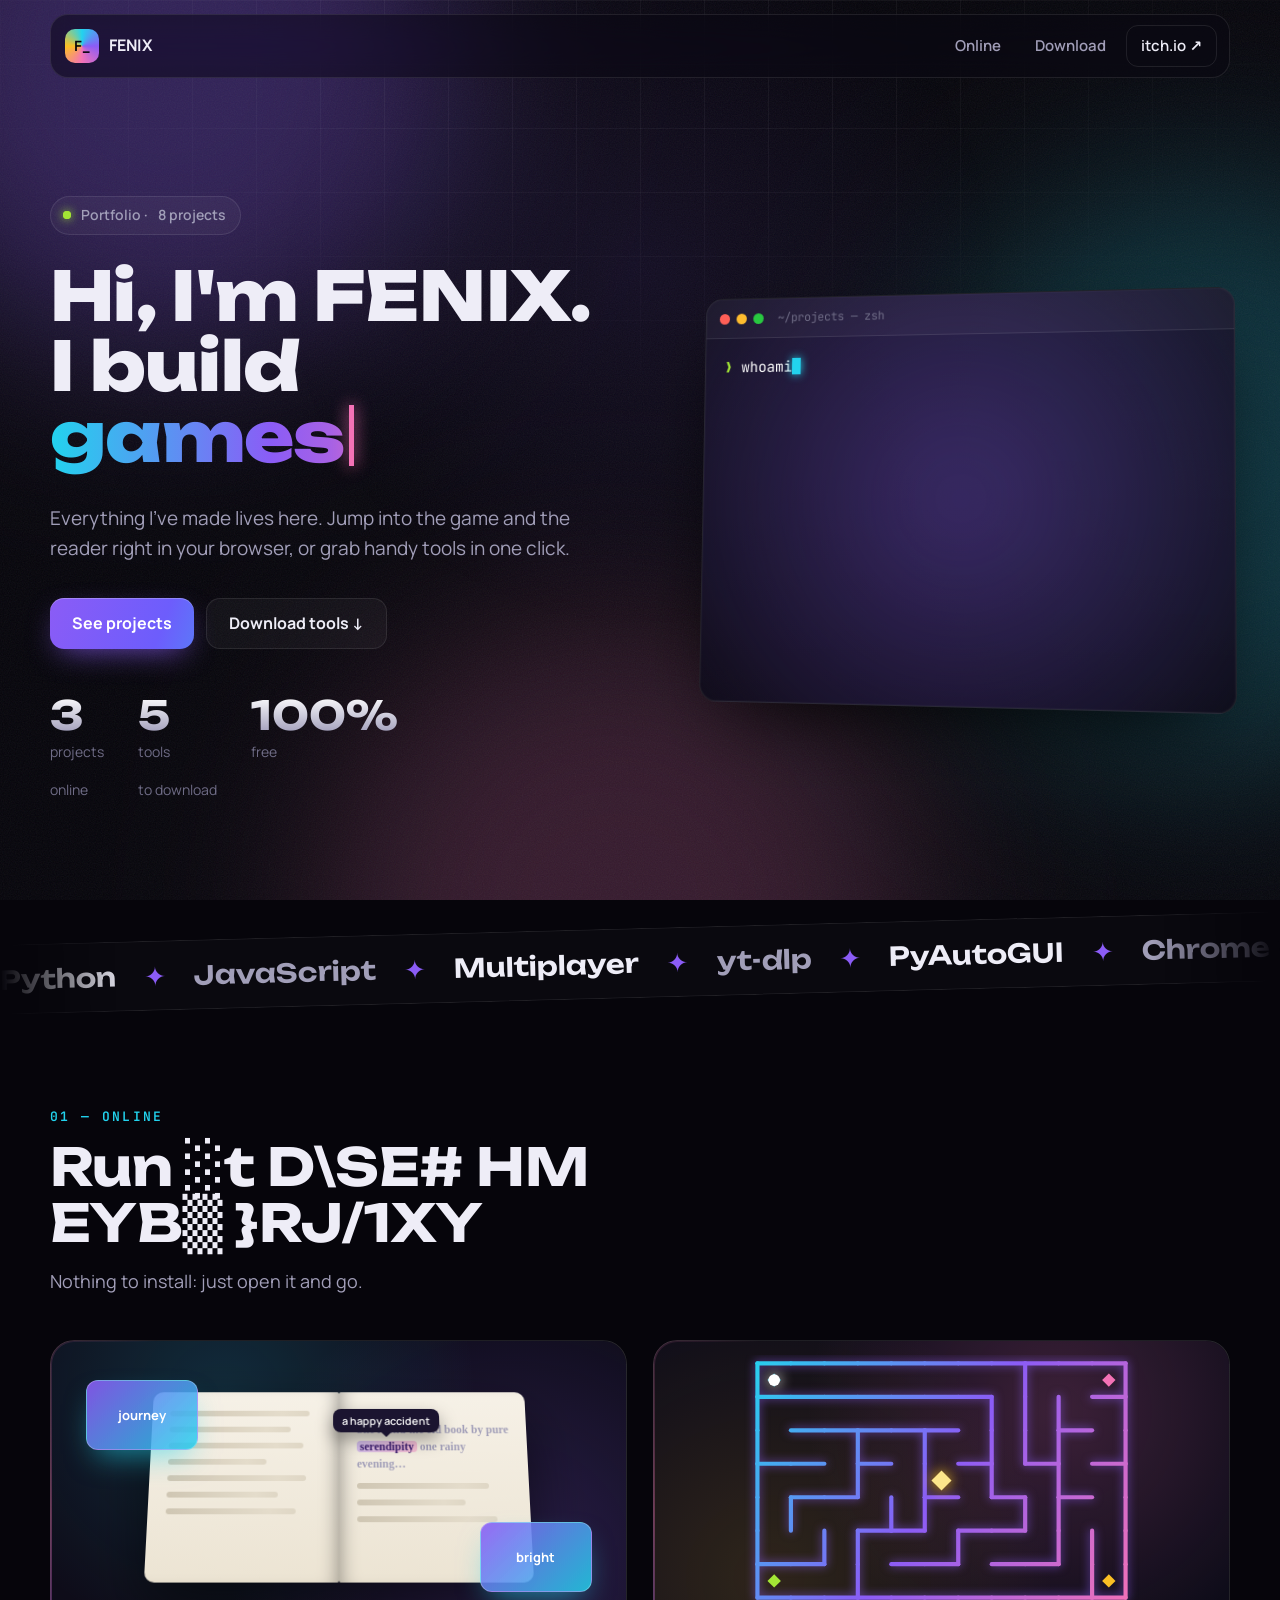
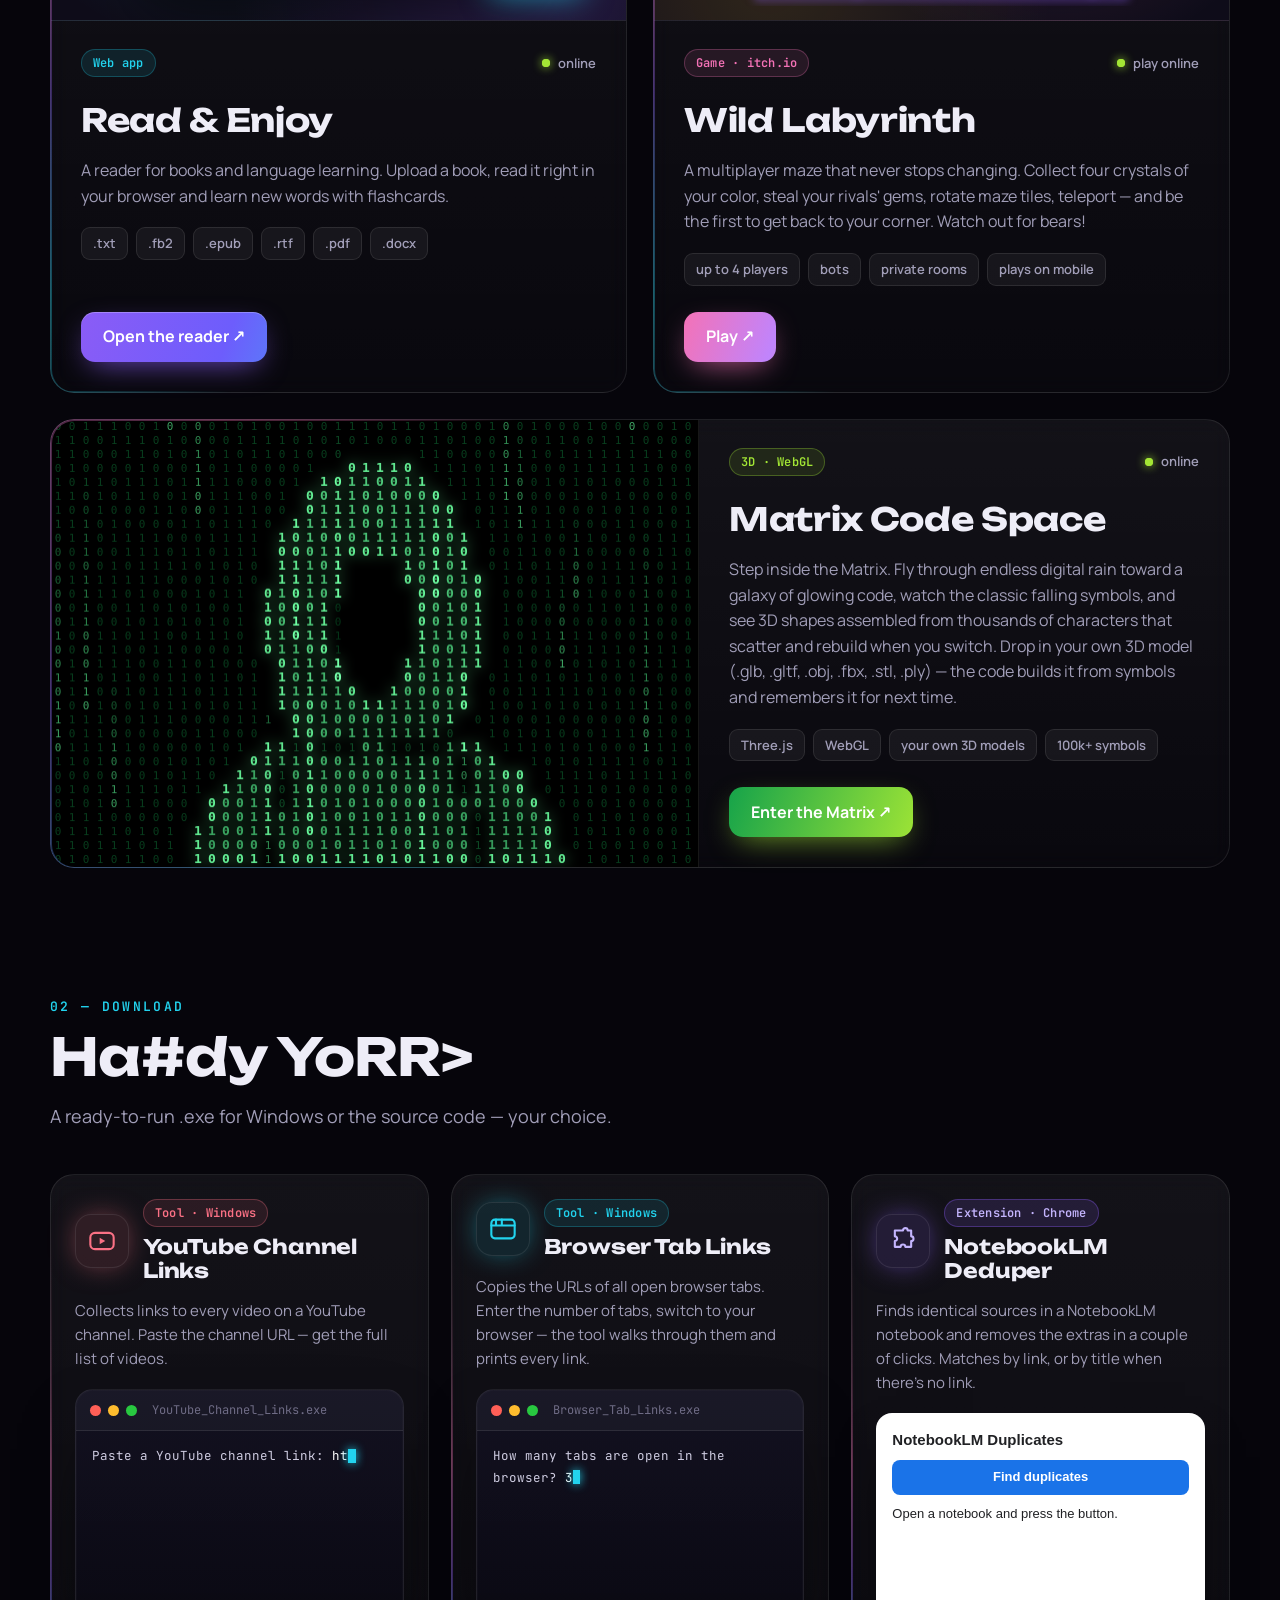
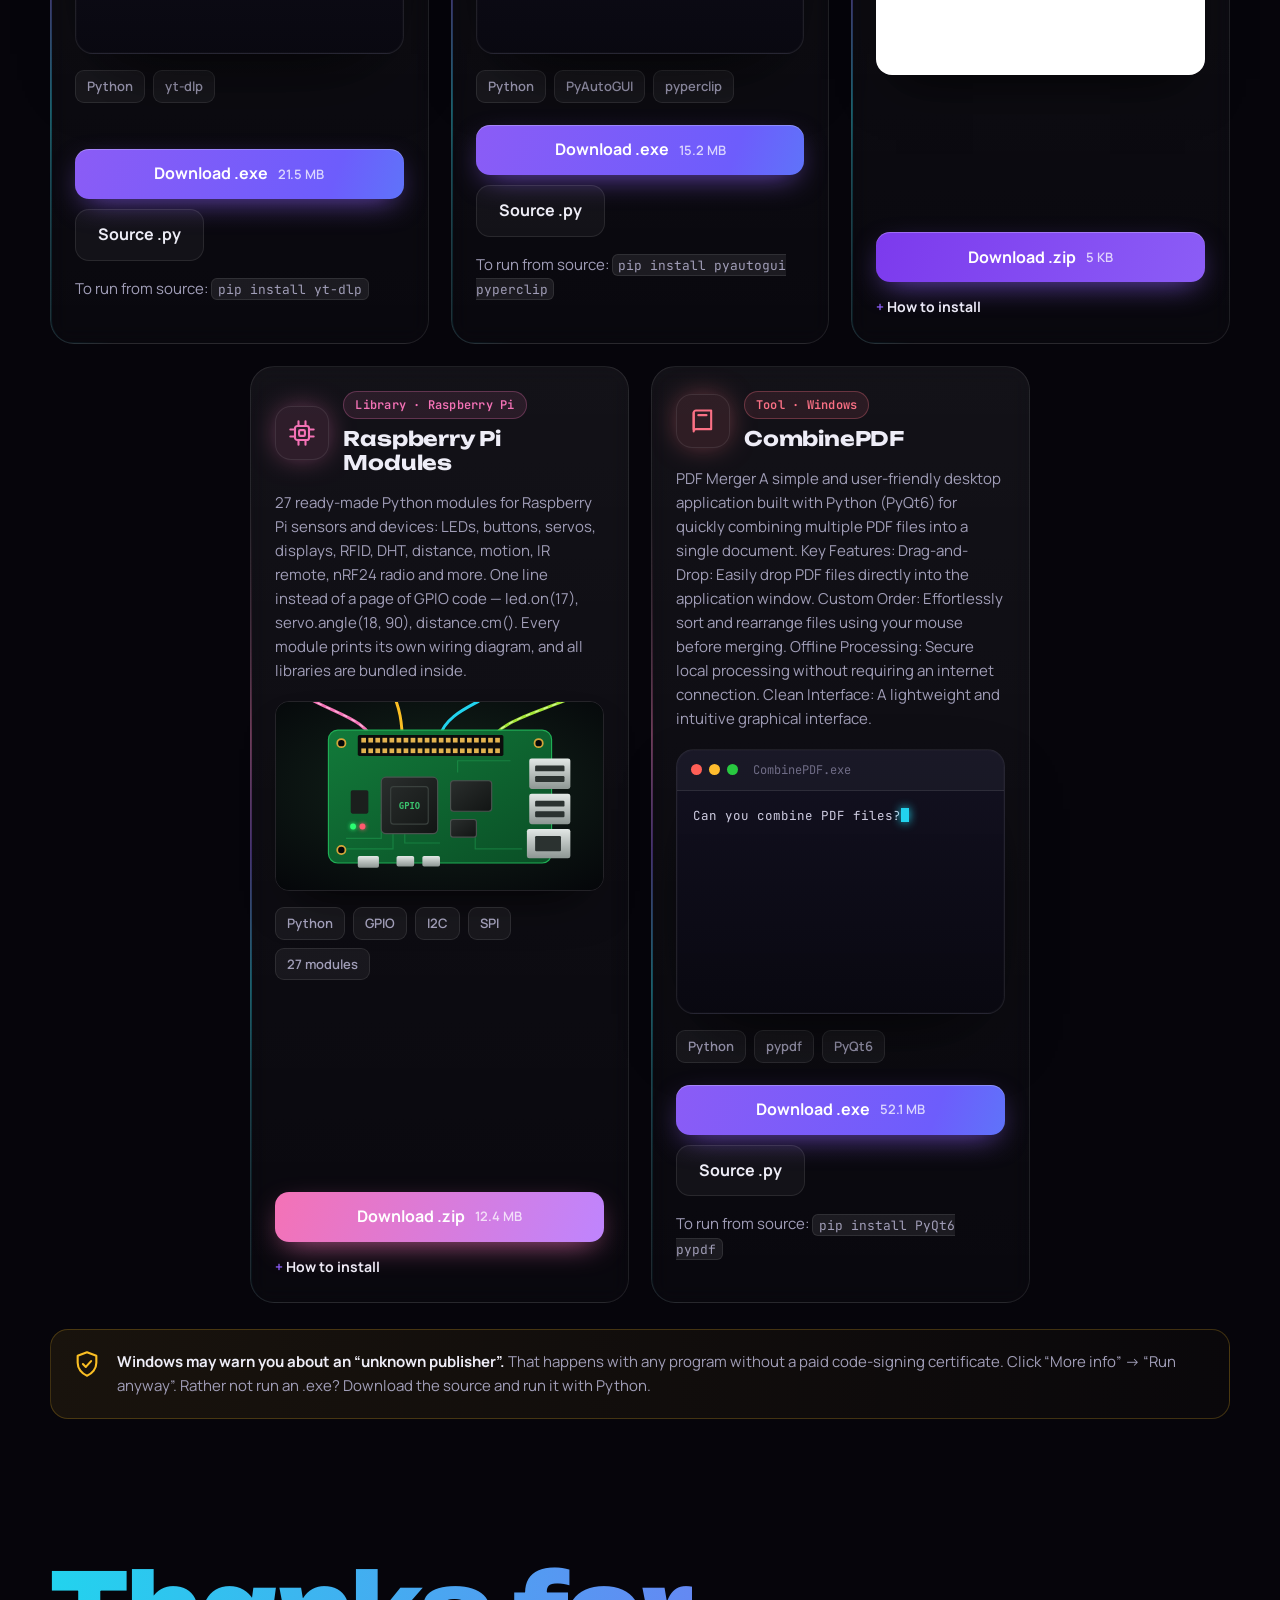
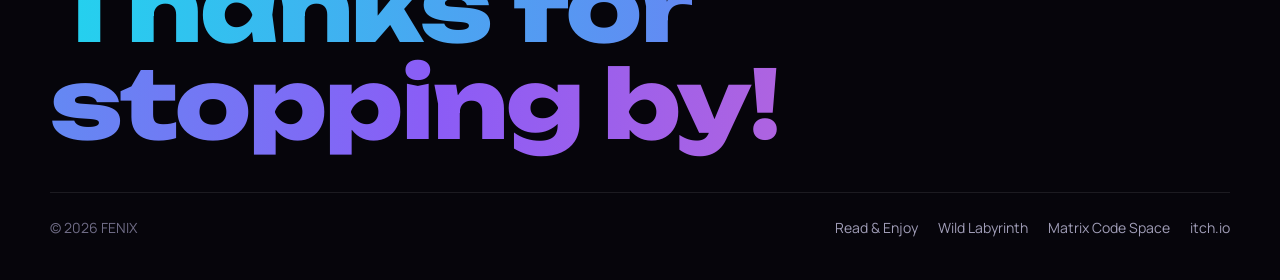
<file: index.html>
<!doctype html>
<html lang="en">
<head>
  <meta charset="utf-8">
  <meta name="viewport" content="width=device-width, initial-scale=1">
  <title>FENIX — projects</title>
  <meta name="description" content="The Read &amp; Enjoy reader, the Wild Labyrinth game and free tools to download.">
  <meta name="theme-color" content="#06050b">
  <meta property="og:title" content="FENIX — projects">
  <meta property="og:description" content="Games, a reading app and handy tools. Play, read, download.">
  <link rel="icon" href="data:image/svg+xml,%3Csvg xmlns='http://www.w3.org/2000/svg' viewBox='0 0 64 64'%3E%3Cdefs%3E%3ClinearGradient id='g' x1='0' y1='0' x2='1' y2='1'%3E%3Cstop offset='0' stop-color='%2322d3ee'/%3E%3Cstop offset='.5' stop-color='%238b5cf6'/%3E%3Cstop offset='1' stop-color='%23f472b6'/%3E%3C/linearGradient%3E%3C/defs%3E%3Crect width='64' height='64' rx='16' fill='url(%23g)'/%3E%3Ctext x='32' y='43' font-family='monospace' font-size='30' font-weight='700' text-anchor='middle' fill='%2306050b'%3EF_%3C/text%3E%3C/svg%3E">
  <link rel="preconnect" href="https://fonts.googleapis.com">
  <link rel="preconnect" href="https://fonts.gstatic.com" crossorigin>
  <link href="https://fonts.googleapis.com/css2?family=JetBrains+Mono:wght@400;600&family=Manrope:wght@400;500;600;700&family=Unbounded:wght@500;700;800&display=swap" rel="stylesheet">
  <link rel="stylesheet" href="style.css?v=9">
</head>
<body>
  <div class="progress" aria-hidden="true"></div>

  <div class="bg" aria-hidden="true">
    <div class="blob b1"></div>
    <div class="blob b2"></div>
    <div class="blob b3"></div>
    <div class="grid"></div>
    <div class="noise"></div>
  </div>
  <div class="spotlight" aria-hidden="true"></div>

  <header class="nav">
    <a class="brand" href="#top" aria-label="Back to top">
      <span class="brand-mark">F_</span>
      <span class="brand-name">FENIX</span>
    </a>
    <nav class="nav-links">
      <a href="#online">Online</a>
      <a href="#download">Download</a>
      <a class="nav-cta" href="https://starter-programist.itch.io/" target="_blank" rel="noopener">itch.io ↗</a>
    </nav>
  </header>

  <main id="top">
    <!-- ============ HERO ============ -->
    <section class="hero">
      <div class="hero-copy">
        <p class="pill reveal"><span class="pulse"></span>Portfolio · <span id="projectCount">5 projects</span></p>
        <h1 class="reveal">
          <span class="h1-line">Hi, I'm FENIX.</span>
          <span class="h1-line">I build</span>
          <span class="h1-typed"><span class="shimmer" id="typed">games</span><span class="caret" aria-hidden="true"></span></span>
        </h1>
        <p class="lead reveal">Everything I've made lives here. Jump into the game and the reader right in your browser, or grab handy tools in one click.</p>
        <div class="actions reveal">
          <a class="btn btn-primary" href="#online"><span>See projects</span></a>
          <a class="btn btn-ghost" href="#download">Download tools ↓</a>
        </div>
        <div class="stats reveal">
          <div class="stat"><b id="statOnline" data-count="2">0</b><span><span id="statOnlineLabel">projects</span><br>online</span></div>
          <div class="stat"><b id="statDownload" data-count="3">0</b><span><span id="statDownloadLabel">tools</span><br>to download</span></div>
          <div class="stat"><b data-count="100" data-suffix="%">0</b><span>free</span></div>
        </div>
      </div>

      <div class="terminal hero-term reveal" role="img" aria-label="Terminal listing my projects">
        <div class="term-bar"><i></i><i></i><i></i><span>~/projects — zsh</span></div>
        <pre class="term-body" data-script="hero" data-loop></pre>
      </div>
    </section>

    <div class="marquee" aria-hidden="true">
      <div class="marquee-track">
        <span>Python</span><span>✦</span><span>JavaScript</span><span>✦</span><span>Multiplayer</span><span>✦</span><span>yt-dlp</span><span>✦</span><span>PyAutoGUI</span><span>✦</span><span>Chrome Extensions</span><span>✦</span><span>WebGL</span><span>✦</span><span>Web Apps</span><span>✦</span>
        <span>Python</span><span>✦</span><span>JavaScript</span><span>✦</span><span>Multiplayer</span><span>✦</span><span>yt-dlp</span><span>✦</span><span>PyAutoGUI</span><span>✦</span><span>Chrome Extensions</span><span>✦</span><span>WebGL</span><span>✦</span><span>Web Apps</span><span>✦</span>
      </div>
    </div>

    <!-- ============ ONLINE ============ -->
    <section id="online" class="section">
      <div class="section-head reveal">
        <p class="eyebrow">01 — online</p>
        <h2 data-scramble>Run it right in your browser</h2>
        <p class="section-sub">Nothing to install: just open it and go.</p>
      </div>

      <div class="online-grid" id="onlineGrid"></div>
    </section>

    <!-- ============ DOWNLOAD ============ -->
    <section id="download" class="section">
      <div class="section-head reveal">
        <p class="eyebrow">02 — download</p>
        <h2 data-scramble>Handy tools</h2>
        <p class="section-sub">A ready-to-run .exe for Windows or the source code — your choice.</p>
      </div>

      <div class="dl-grid" id="downloadGrid"></div>

      <div class="notice reveal">
        <div class="notice-icon">
          <svg viewBox="0 0 24 24" aria-hidden="true"><path d="M12 2l8 3v6c0 5-3.4 9.4-8 11-4.6-1.6-8-6-8-11V5z"/><path d="M8.5 12l2.5 2.5 4.5-5"/></svg>
        </div>
        <p><strong>Windows may warn you about an “unknown publisher”.</strong> That happens with any program without a paid code-signing certificate. Click “More info” → “Run anyway”. Rather not run an .exe? Download the source and run it with Python.</p>
      </div>
    </section>
  </main>

  <footer class="footer">
    <p class="footer-big"><span class="shimmer">Thanks for stopping by!</span></p>
    <div class="footer-row">
      <span>© <span id="year">2026</span> FENIX</span>
      <nav id="footerLinks">
        <a href="https://starter-programist.itch.io/" target="_blank" rel="noopener">itch.io</a>
      </nav>
    </div>
  </footer>

  <script src="projects.js?v=9"></script>
  <script src="render.js?v=9"></script>
  <script src="script.js?v=8"></script>
</body>
</html>
</file>
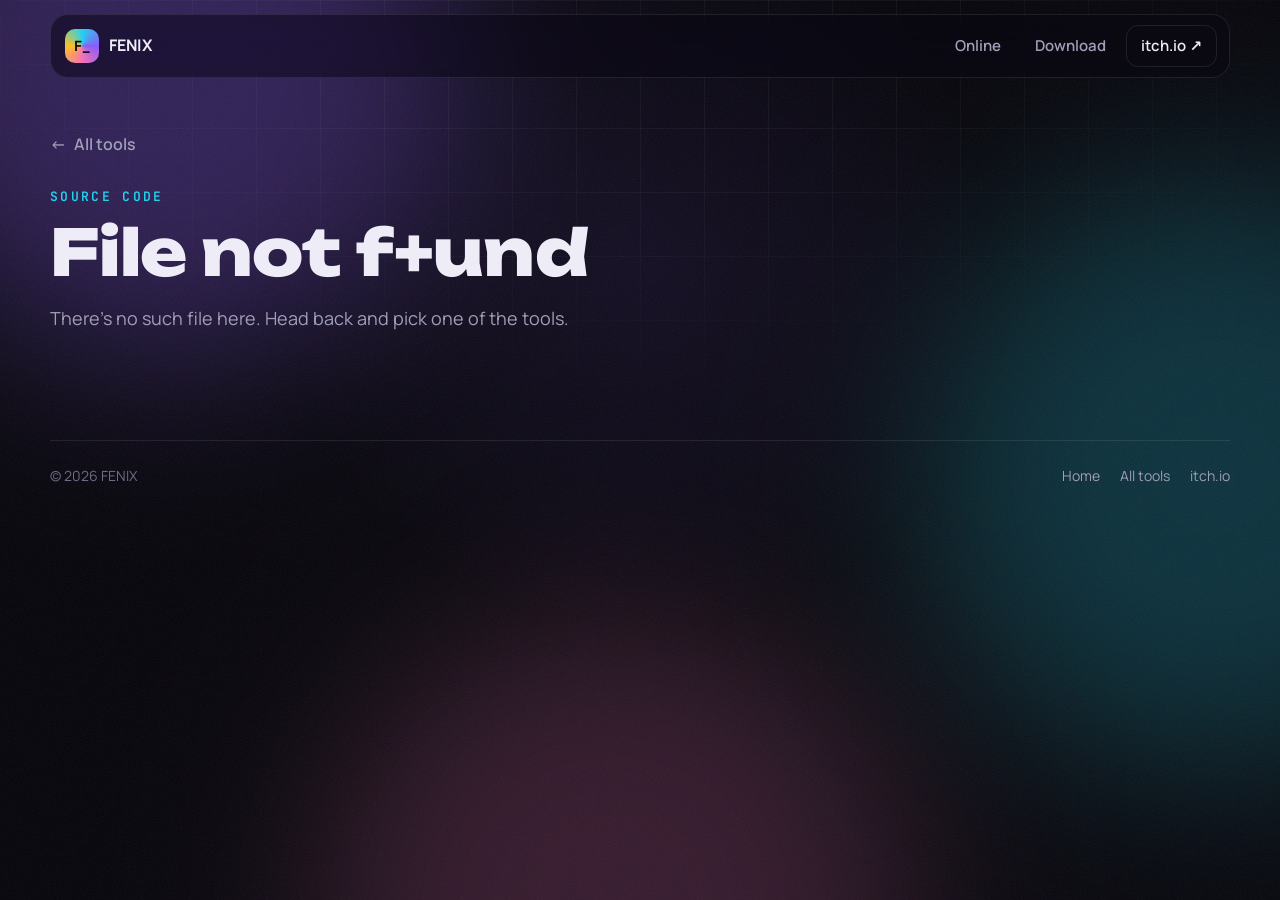
<file: code.html>
<!doctype html>
<html lang="en">
<head>
  <meta charset="utf-8">
  <meta name="viewport" content="width=device-width, initial-scale=1">
  <title>Source code — FENIX</title>
  <meta name="description" content="Source code of FENIX's tools, with a line-by-line walkthrough.">
  <meta name="theme-color" content="#06050b">
  <link rel="icon" href="data:image/svg+xml,%3Csvg xmlns='http://www.w3.org/2000/svg' viewBox='0 0 64 64'%3E%3Cdefs%3E%3ClinearGradient id='g' x1='0' y1='0' x2='1' y2='1'%3E%3Cstop offset='0' stop-color='%2322d3ee'/%3E%3Cstop offset='.5' stop-color='%238b5cf6'/%3E%3Cstop offset='1' stop-color='%23f472b6'/%3E%3C/linearGradient%3E%3C/defs%3E%3Crect width='64' height='64' rx='16' fill='url(%23g)'/%3E%3Ctext x='32' y='43' font-family='monospace' font-size='30' font-weight='700' text-anchor='middle' fill='%2306050b'%3EF_%3C/text%3E%3C/svg%3E">
  <link rel="preconnect" href="https://fonts.googleapis.com">
  <link rel="preconnect" href="https://fonts.gstatic.com" crossorigin>
  <link href="https://fonts.googleapis.com/css2?family=JetBrains+Mono:wght@400;600&family=Manrope:wght@400;500;600;700&family=Unbounded:wght@500;700;800&display=swap" rel="stylesheet">
  <link rel="stylesheet" href="style.css?v=8">
  <link rel="stylesheet" href="code.css?v=7">
</head>
<body>
  <div class="progress" aria-hidden="true"></div>

  <div class="bg" aria-hidden="true">
    <div class="blob b1"></div>
    <div class="blob b2"></div>
    <div class="blob b3"></div>
    <div class="grid"></div>
    <div class="noise"></div>
  </div>
  <div class="spotlight" aria-hidden="true"></div>

  <header class="nav">
    <a class="brand" href="index.html" aria-label="Home">
      <span class="brand-mark">F_</span>
      <span class="brand-name">FENIX</span>
    </a>
    <nav class="nav-links">
      <a href="index.html#online">Online</a>
      <a href="index.html#download">Download</a>
      <a class="nav-cta" href="https://starter-programist.itch.io/" target="_blank" rel="noopener">itch.io ↗</a>
    </nav>
  </header>

  <main class="code-page">
    <a class="back-link" href="index.html#download"><span aria-hidden="true">←</span> All tools</a>

    <section class="code-hero reveal">
      <p class="eyebrow">source code</p>
      <h1 class="code-title" id="codeTitle" data-scramble>Source code</h1>
      <p class="code-sub" id="codeAbout"></p>
      <ul class="chips" id="codeMeta"></ul>
      <div class="actions" id="codeActions">
        <button class="btn btn-primary" id="copyCode" type="button"><span>Copy code</span></button>
        <a class="btn btn-ghost" id="pyLink" download>Download .py</a>
        <a class="btn btn-ghost" id="exeLink" download>Download .exe <small id="exeSize"></small></a>
      </div>
    </section>

    <div class="code-layout" id="codeLayout">
      <div class="code-window reveal">
        <div class="code-tabs">
          <i></i><i></i><i></i>
          <span class="code-tab">
            <svg viewBox="0 0 24 24" aria-hidden="true"><path d="M12 3c-4 0-4 1.7-4 1.7V7h4.2v.7H6.3S3 7.3 3 12s2.8 4.5 2.8 4.5H7.5v-2.2s-.1-2.8 2.8-2.8h4.2s2.7 0 2.7-2.6V5.6S17.6 3 12 3z" class="py-blue"/><path d="M12 21c4 0 4-1.7 4-1.7V17h-4.2v-.7h5.9s3.3.4 3.3-4.3-2.8-4.5-2.8-4.5h-1.7v2.2s.1 2.8-2.8 2.8H9.5s-2.7 0-2.7 2.6v3.3S6.4 21 12 21z" class="py-yellow"/></svg>
            <span id="fileName">file.py</span>
          </span>
          <span class="code-lang">Python 3</span>
        </div>
        <div class="code-scroll">
          <ol class="code-lines" id="codeLines" aria-label="Source code"></ol>
        </div>
        <div class="code-status">
          <span><span class="status-dot"></span> <span id="statusLeft">loading…</span></span>
          <span id="statusRight">UTF-8</span>
        </div>
      </div>

      <aside class="code-side">
        <div class="side-panel reveal">
          <h2 class="side-title">How it works</h2>
          <p class="side-hint">Hover a step to light up its lines.</p>
          <ol class="notes" id="notes"></ol>
        </div>
        <div class="side-panel reveal">
          <h2 class="side-title">Run it yourself</h2>
          <ol class="run-steps" id="runSteps"></ol>
        </div>
      </aside>
    </div>
  </main>

  <footer class="footer footer-small">
    <div class="footer-row">
      <span>© <span id="year">2026</span> FENIX</span>
      <nav>
        <a href="index.html">Home</a>
        <a href="index.html#download">All tools</a>
        <a href="https://starter-programist.itch.io/" target="_blank" rel="noopener">itch.io</a>
      </nav>
    </div>
  </footer>

  <script src="script.js?v=8"></script>
  <script src="projects.js?v=8"></script>
  <script src="sources.js?v=7"></script>
  <script src="code.js?v=7"></script>
</body>
</html>
</file>
<file: style.css>
@property --angle {
  syntax: "<angle>";
  initial-value: 0deg;
  inherits: false;
}

:root {
  --bg: #06050b;
  --bg-2: #0e0c19;
  --text: #eeedf7;
  --muted: #a19eb8;
  --dim: #6f6c86;
  --line: rgba(255, 255, 255, .09);
  --glass: rgba(255, 255, 255, .04);
  --cyan: #22d3ee;
  --violet: #8b5cf6;
  --pink: #f472b6;
  --amber: #fbbf24;
  --lime: #a3e635;
  --red: #fb7185;
  --grad: linear-gradient(90deg, var(--cyan), var(--violet), var(--pink), var(--amber), var(--cyan));
  --radius: 24px;
  --font-display: "Unbounded", system-ui, sans-serif;
  --font-body: "Manrope", system-ui, sans-serif;
  --font-mono: "JetBrains Mono", ui-monospace, Consolas, monospace;
  color-scheme: dark;
}

*, *::before, *::after { box-sizing: border-box; }

html { scroll-behavior: smooth; scroll-padding-top: 90px; }

body {
  margin: 0;
  background: var(--bg);
  color: var(--text);
  font: 16px/1.6 var(--font-body);
  overflow-x: hidden;
  -webkit-font-smoothing: antialiased;
}

a { color: inherit; text-decoration: none; }

::selection { background: rgba(139, 92, 246, .45); }

code {
  font-family: var(--font-mono);
  font-size: .86em;
  padding: .12em .45em;
  border-radius: 6px;
  background: rgba(255, 255, 255, .07);
  border: 1px solid var(--line);
}

/* ---------- background ---------- */
.bg { position: fixed; inset: 0; z-index: -2; overflow: hidden; pointer-events: none; }

.blob {
  position: absolute;
  width: 46vmax;
  height: 46vmax;
  border-radius: 50%;
  filter: blur(90px);
  opacity: .32;
  mix-blend-mode: screen;
}
.b1 { background: var(--violet); top: -18vmax; left: -10vmax; animation: drift1 22s ease-in-out infinite alternate; }
.b2 { background: var(--cyan); top: 20vh; right: -18vmax; opacity: .22; animation: drift2 26s ease-in-out infinite alternate; }
.b3 { background: var(--pink); bottom: -24vmax; left: 25vw; opacity: .2; animation: drift3 30s ease-in-out infinite alternate; }

@keyframes drift1 { to { transform: translate(18vw, 22vh) scale(1.15); } }
@keyframes drift2 { to { transform: translate(-22vw, 18vh) scale(.9); } }
@keyframes drift3 { to { transform: translate(-16vw, -26vh) scale(1.2); } }

.grid {
  position: absolute;
  inset: 0;
  background-image:
    linear-gradient(rgba(255, 255, 255, .045) 1px, transparent 1px),
    linear-gradient(90deg, rgba(255, 255, 255, .045) 1px, transparent 1px);
  background-size: 64px 64px;
  mask-image: radial-gradient(ellipse 80% 60% at 50% 0%, #000 30%, transparent 75%);
  -webkit-mask-image: radial-gradient(ellipse 80% 60% at 50% 0%, #000 30%, transparent 75%);
}

.noise {
  position: absolute;
  inset: 0;
  opacity: .07;
  background-image: url("data:image/svg+xml,%3Csvg xmlns='http://www.w3.org/2000/svg' width='160' height='160'%3E%3Cfilter id='n'%3E%3CfeTurbulence type='fractalNoise' baseFrequency='.85' numOctaves='3' stitchTiles='stitch'/%3E%3C/filter%3E%3Crect width='100%25' height='100%25' filter='url(%23n)'/%3E%3C/svg%3E");
}

.spotlight {
  position: fixed;
  inset: 0;
  z-index: -1;
  pointer-events: none;
  background: radial-gradient(600px circle at var(--x, 50%) var(--y, 30%), rgba(139, 92, 246, .1), transparent 60%);
}

.progress {
  position: fixed;
  top: 0;
  left: 0;
  height: 3px;
  width: 100%;
  z-index: 100;
  transform-origin: 0 50%;
  transform: scaleX(var(--p, 0));
  background: var(--grad);
  box-shadow: 0 0 14px rgba(139, 92, 246, .8);
}

/* ---------- shimmer text ---------- */
.shimmer {
  background: var(--grad);
  background-size: 300% 100%;
  -webkit-background-clip: text;
  background-clip: text;
  color: transparent;
  animation: shimmer 7s linear infinite;
}
@keyframes shimmer { to { background-position: 150% 0; } }

/* ---------- nav ---------- */
.nav {
  position: sticky;
  top: 14px;
  z-index: 50;
  display: flex;
  align-items: center;
  justify-content: space-between;
  gap: 16px;
  width: min(1180px, calc(100% - 32px));
  margin: 14px auto 0;
  padding: 10px 12px 10px 14px;
  border: 1px solid var(--line);
  border-radius: 18px;
  background: rgba(10, 9, 18, .55);
  backdrop-filter: blur(16px) saturate(140%);
  -webkit-backdrop-filter: blur(16px) saturate(140%);
}

.brand { display: flex; align-items: center; gap: 10px; font-weight: 700; letter-spacing: .01em; }
.brand-mark {
  display: grid;
  place-items: center;
  width: 34px;
  height: 34px;
  border-radius: 10px;
  font: 700 14px var(--font-mono);
  color: var(--bg);
  background: conic-gradient(from var(--angle), var(--cyan), var(--violet), var(--pink), var(--amber), var(--cyan));
  animation: spin 6s linear infinite;
}
@keyframes spin { to { --angle: 360deg; } }

.nav-links { display: flex; align-items: center; gap: 6px; }
.nav-links a {
  padding: 8px 14px;
  border-radius: 12px;
  color: var(--muted);
  font-weight: 600;
  font-size: 15px;
  transition: color .2s, background .2s;
}
.nav-links a:hover { color: var(--text); background: rgba(255, 255, 255, .06); }
.nav-links .nav-cta { color: var(--text); border: 1px solid var(--line); }

/* ---------- layout ---------- */
main { width: min(1180px, calc(100% - 32px)); margin: 0 auto; }

.section { padding: 110px 0 20px; }

.section-head { max-width: 720px; margin-bottom: 44px; }

.eyebrow {
  margin: 0 0 14px;
  font: 600 13px var(--font-mono);
  letter-spacing: .18em;
  text-transform: uppercase;
  color: var(--cyan);
}

h1, h2, h3 { font-family: var(--font-display); margin: 0; letter-spacing: -.01em; }

h2 { font-size: clamp(30px, 4.6vw, 52px); line-height: 1.08; font-weight: 700; }

.section-sub { margin: 16px 0 0; color: var(--muted); font-size: 18px; }

/* ---------- hero ---------- */
.hero {
  display: grid;
  grid-template-columns: 1.05fr .95fr;
  align-items: center;
  gap: 48px;
  min-height: calc(100vh - 80px);
  padding: 60px 0 40px;
}

.pill {
  display: inline-flex;
  align-items: center;
  gap: 10px;
  margin: 0 0 26px;
  padding: 7px 14px 7px 12px;
  border: 1px solid var(--line);
  border-radius: 99px;
  background: var(--glass);
  color: var(--muted);
  font-size: 14px;
  font-weight: 600;
}

.pulse {
  position: relative;
  width: 8px;
  height: 8px;
  border-radius: 50%;
  background: var(--lime);
  box-shadow: 0 0 10px var(--lime);
  flex: none;
}
.pulse::after {
  content: "";
  position: absolute;
  inset: 0;
  border-radius: 50%;
  border: 2px solid var(--lime);
  animation: ping 1.8s ease-out infinite;
}
@keyframes ping { to { transform: scale(3); opacity: 0; } }

h1 { font-size: clamp(36px, 5.6vw, 68px); line-height: 1.04; font-weight: 800; }
.h1-line { display: block; }
.h1-typed { display: block; min-height: 1.1em; white-space: nowrap; }

.caret {
  display: inline-block;
  width: .08em;
  height: .9em;
  margin-left: .06em;
  vertical-align: -.06em;
  background: var(--pink);
  box-shadow: 0 0 16px var(--pink);
  animation: blink 1s steps(1) infinite;
}
@keyframes blink { 50% { opacity: 0; } }

.lead { max-width: 540px; margin: 26px 0 0; color: var(--muted); font-size: clamp(17px, 1.6vw, 19px); }

.actions { display: flex; flex-wrap: wrap; gap: 12px; margin-top: 34px; }

.stats { display: flex; gap: 34px; margin-top: 46px; }
.stat b {
  display: block;
  font: 700 clamp(30px, 3.4vw, 40px)/1 var(--font-display);
  background: linear-gradient(180deg, #fff, #9d9ab8);
  -webkit-background-clip: text;
  background-clip: text;
  color: transparent;
}
.stat span { display: block; margin-top: 8px; color: var(--dim); font-size: 14px; line-height: 1.35; }

/* ---------- buttons ---------- */
.btn {
  position: relative;
  display: inline-flex;
  align-items: center;
  justify-content: center;
  gap: 10px;
  min-height: 50px;
  padding: 12px 22px;
  border-radius: 14px;
  font-weight: 700;
  font-size: 16px;
  white-space: nowrap;
  overflow: hidden;
  isolation: isolate;
  transition: transform .25s cubic-bezier(.2, .8, .2, 1), box-shadow .25s, background-color .25s;
}
.btn:hover { transform: translateY(-2px); }
.btn:active { transform: translateY(0) scale(.98); }
.btn:focus-visible { outline: 2px solid var(--cyan); outline-offset: 3px; }

.btn-primary {
  color: #fff;
  background: linear-gradient(110deg, var(--violet), #6d5dfc 40%, var(--cyan));
  background-size: 200% 100%;
  box-shadow: 0 10px 30px -10px rgba(139, 92, 246, .8), inset 0 1px 0 rgba(255, 255, 255, .25);
  animation: btnflow 5s ease-in-out infinite alternate;
}
.btn-primary:hover { box-shadow: 0 16px 40px -10px rgba(139, 92, 246, 1), inset 0 1px 0 rgba(255, 255, 255, .3); }
.btn-primary::after {
  content: "";
  position: absolute;
  inset: 0;
  z-index: -1;
  background: linear-gradient(100deg, transparent 30%, rgba(255, 255, 255, .45) 50%, transparent 70%);
  transform: translateX(-120%);
  animation: sweep 3.6s ease-in-out infinite;
}
@keyframes btnflow { to { background-position: 100% 0; } }
@keyframes sweep { 60%, 100% { transform: translateX(120%); } }

.btn-pink { background-image: linear-gradient(110deg, var(--pink), #c084fc 50%, var(--amber)); box-shadow: 0 10px 30px -10px rgba(244, 114, 182, .8); }
.btn-pink:hover { box-shadow: 0 16px 40px -10px rgba(244, 114, 182, 1); }
.btn-violet { background-image: linear-gradient(110deg, #7c3aed, var(--violet) 50%, var(--pink)); }

.btn small { font-weight: 600; font-size: 13px; opacity: .75; }

.btn-ghost {
  color: var(--text);
  border: 1px solid var(--line);
  background: rgba(255, 255, 255, .04);
}
.btn-ghost:hover { background: rgba(255, 255, 255, .09); border-color: rgba(255, 255, 255, .2); }

/* ---------- terminal ---------- */
.terminal {
  position: relative;
  border: 1px solid var(--line);
  border-radius: 18px;
  background: linear-gradient(180deg, rgba(20, 18, 34, .88), rgba(10, 9, 18, .92));
  box-shadow: 0 30px 80px -30px rgba(0, 0, 0, .9), 0 0 0 1px rgba(255, 255, 255, .02) inset;
  overflow: hidden;
}

.term-bar {
  display: flex;
  align-items: center;
  gap: 7px;
  padding: 12px 14px;
  border-bottom: 1px solid var(--line);
  background: rgba(255, 255, 255, .03);
}
.term-bar i { width: 11px; height: 11px; border-radius: 50%; background: #ff5f57; }
.term-bar i:nth-child(2) { background: #febc2e; }
.term-bar i:nth-child(3) { background: #28c840; }
.term-bar span { margin-left: 8px; color: var(--dim); font: 12px var(--font-mono); overflow: hidden; text-overflow: ellipsis; white-space: nowrap; }

.term-body {
  margin: 0;
  padding: 18px 20px 22px;
  font: 14px/1.7 var(--font-mono);
  color: #cfcde2;
  white-space: pre-wrap;
  word-break: break-word;
}
.term-body .t-row { display: block; }
.term-body .pr { color: var(--lime); }
.term-body .ty { color: #fff; }
.term-body .c { color: var(--cyan); }
.term-body .v { color: #c4b5fd; }
.term-body .ok { color: var(--lime); }
.term-body .dim { color: var(--dim); }
.term-caret {
  display: inline-block;
  width: .6em;
  height: 1.15em;
  vertical-align: -.2em;
  background: var(--cyan);
  box-shadow: 0 0 10px var(--cyan);
  animation: blink 1s steps(1) infinite;
}

.hero-term { transform: perspective(1200px) rotateY(-8deg) rotateX(3deg); }
.hero-term .term-body { min-height: 372px; font-size: 15px; }
.hero-term::before {
  content: "";
  position: absolute;
  inset: -40%;
  z-index: -1;
  background: radial-gradient(circle, rgba(139, 92, 246, .35), transparent 60%);
  filter: blur(40px);
}

.terminal.mini .term-body { min-height: 222px; font-size: 12.5px; padding: 14px 16px 16px; }
.terminal.mini .t-row.c { white-space: nowrap; overflow: hidden; text-overflow: ellipsis; }

/* ---------- marquee ---------- */
.marquee {
  margin: 30px calc(50% - 50vw) 0;
  padding: 18px 0;
  border-block: 1px solid var(--line);
  background: rgba(255, 255, 255, .02);
  overflow: hidden;
  transform: rotate(-1.5deg);
  mask-image: linear-gradient(90deg, transparent, #000 10%, #000 90%, transparent);
  -webkit-mask-image: linear-gradient(90deg, transparent, #000 10%, #000 90%, transparent);
}
.marquee-track {
  display: flex;
  gap: 28px;
  width: max-content;
  animation: marquee 32s linear infinite;
  font: 600 clamp(18px, 2.4vw, 26px) var(--font-display);
  color: var(--muted);
}
.marquee-track span:nth-child(4n + 1) { color: var(--text); }
.marquee-track span:nth-child(even) { color: var(--violet); }
@keyframes marquee { to { transform: translateX(calc(-50% - 14px)); } }

/* ---------- cards ---------- */
.card {
  position: relative;
  border-radius: var(--radius);
  border: 1px solid var(--line);
  background: linear-gradient(180deg, rgba(255, 255, 255, .055), rgba(255, 255, 255, .015));
  backdrop-filter: blur(10px);
  -webkit-backdrop-filter: blur(10px);
  isolation: isolate;
  transition: transform .4s cubic-bezier(.2, .8, .2, 1), border-color .3s;
}

/* rotating gradient border */
.card::before {
  content: "";
  position: absolute;
  inset: -1px;
  z-index: 2;
  border-radius: inherit;
  padding: 1.5px;
  background: conic-gradient(from var(--angle), transparent 0 55%, var(--cyan), var(--violet), var(--pink), transparent 92%);
  -webkit-mask: linear-gradient(#000 0 0) content-box, linear-gradient(#000 0 0);
  -webkit-mask-composite: xor;
  mask: linear-gradient(#000 0 0) content-box exclude, linear-gradient(#000 0 0);
  animation: spin 5s linear infinite;
  opacity: .35;
  transition: opacity .4s;
  pointer-events: none;
}
.card:hover::before { opacity: 1; }

/* cursor spotlight */
.card::after {
  content: "";
  position: absolute;
  inset: 0;
  z-index: -1;
  border-radius: inherit;
  background: radial-gradient(420px circle at var(--mx, 50%) var(--my, 50%), rgba(139, 92, 246, .16), transparent 45%);
  opacity: 0;
  transition: opacity .3s;
  pointer-events: none;
}
.card:hover::after { opacity: 1; }

.badge {
  display: inline-block;
  padding: 5px 11px;
  border-radius: 99px;
  font: 600 12px var(--font-mono);
  letter-spacing: .02em;
  color: var(--cyan);
  background: rgba(34, 211, 238, .1);
  border: 1px solid rgba(34, 211, 238, .25);
}
.badge-pink { color: var(--pink); background: rgba(244, 114, 182, .1); border-color: rgba(244, 114, 182, .28); }
.badge-violet { color: #c4b5fd; background: rgba(139, 92, 246, .14); border-color: rgba(139, 92, 246, .35); }

.live { display: inline-flex; align-items: center; gap: 8px; color: var(--muted); font-size: 13px; font-weight: 600; }

.chips { display: flex; flex-wrap: wrap; gap: 8px; margin: 18px 0 0; padding: 0; list-style: none; }
.chips li {
  padding: 5px 11px;
  border-radius: 9px;
  font-size: 13px;
  font-weight: 600;
  color: var(--muted);
  background: rgba(255, 255, 255, .05);
  border: 1px solid var(--line);
}

/* ---------- online cards ---------- */
.online-grid { display: grid; grid-template-columns: repeat(2, minmax(0, 1fr)); gap: 26px; }

.card-online { display: flex; flex-direction: column; }
.card-online .card-body { display: flex; flex-direction: column; flex: 1; padding: 28px 30px 30px; }
.card-online .card-body > .btn { align-self: flex-start; margin-top: auto; }
.card-online .chips { margin-bottom: 26px; }
.card-top { display: flex; align-items: center; justify-content: space-between; gap: 12px; flex-wrap: wrap; }
.card-online h3 { margin-top: 18px; font-size: clamp(24px, 2.6vw, 32px); }
.card-online p { margin: 12px 0 0; color: var(--muted); }

.card-visual {
  position: relative;
  height: 280px;
  overflow: hidden;
  border-radius: calc(var(--radius) - 1px) calc(var(--radius) - 1px) 0 0;
  border-bottom: 1px solid var(--line);
  background:
    radial-gradient(circle at 30% 20%, rgba(34, 211, 238, .16), transparent 55%),
    radial-gradient(circle at 80% 80%, rgba(139, 92, 246, .22), transparent 55%),
    var(--bg-2);
}

/* reader visual */
.book {
  position: absolute;
  left: 50%;
  top: 50%;
  display: flex;
  width: min(380px, 84%);
  height: 196px;
  transform: translate(-50%, -48%) perspective(900px) rotateX(14deg);
  filter: drop-shadow(0 26px 30px rgba(0, 0, 0, .55));
}
.page {
  flex: 1;
  display: flex;
  flex-direction: column;
  gap: 11px;
  padding: 20px 18px;
  background: linear-gradient(180deg, #f6f1e7, #ece4d3);
}
.page-left { border-radius: 10px 2px 2px 10px; box-shadow: inset -14px 0 18px -12px rgba(0, 0, 0, .35); }
.page-right { border-radius: 2px 10px 10px 2px; box-shadow: inset 14px 0 18px -12px rgba(0, 0, 0, .35); }
.ln {
  display: block;
  width: var(--w);
  height: 6px;
  border-radius: 4px;
  background: linear-gradient(90deg, #cfc6b3 0%, #e4dccb 40%, #cfc6b3 80%);
  background-size: 200% 100%;
  animation: skeleton 2.4s linear infinite;
}
@keyframes skeleton { to { background-position: -200% 0; } }

.book-text { margin: 0 0 4px; color: #3b3427; font: 600 11.5px/1.55 Georgia, serif; }
.word {
  position: relative;
  padding: 0 3px;
  border-radius: 4px;
  color: #3b1d6e;
  background: linear-gradient(120deg, rgba(139, 92, 246, .35), rgba(244, 114, 182, .4));
  animation: glowword 3s ease-in-out infinite;
}
@keyframes glowword { 50% { box-shadow: 0 0 0 3px rgba(139, 92, 246, .25); } }
.tip {
  position: absolute;
  left: 50%;
  bottom: calc(100% + 9px);
  transform: translateX(-50%);
  padding: 5px 9px;
  border-radius: 8px;
  white-space: nowrap;
  color: #fff;
  font: 600 11px var(--font-body);
  background: #1b1430;
  box-shadow: 0 8px 18px rgba(0, 0, 0, .35);
  animation: tip 4s ease-in-out infinite;
}
.tip::after {
  content: "";
  position: absolute;
  left: 50%;
  top: 100%;
  border: 5px solid transparent;
  border-top-color: #1b1430;
  transform: translateX(-50%);
}
@keyframes tip {
  0%, 12% { opacity: 0; transform: translate(-50%, 6px); }
  22%, 78% { opacity: 1; transform: translate(-50%, 0); }
  90%, 100% { opacity: 0; transform: translate(-50%, 6px); }
}

.flash { position: absolute; width: 112px; height: 70px; perspective: 600px; animation: float 6s ease-in-out infinite; }
.f1 { left: 6%; top: 14%; }
.f2 { right: 6%; bottom: 10%; animation-delay: -3s; }
.flash-inner {
  position: relative;
  width: 100%;
  height: 100%;
  transform-style: preserve-3d;
  animation: flip 6s ease-in-out infinite;
}
.f2 .flash-inner { animation-delay: -3s; }
.flash b {
  position: absolute;
  inset: 0;
  display: grid;
  place-items: center;
  border-radius: 12px;
  font: 700 13px var(--font-body);
  backface-visibility: hidden;
  -webkit-backface-visibility: hidden;
  color: #fff;
  background: linear-gradient(135deg, rgba(139, 92, 246, .9), rgba(34, 211, 238, .85));
  border: 1px solid rgba(255, 255, 255, .25);
  box-shadow: 0 14px 30px -10px rgba(34, 211, 238, .6);
}
.flash b.back { transform: rotateY(180deg); background: linear-gradient(135deg, rgba(244, 114, 182, .92), rgba(251, 191, 36, .85)); }
@keyframes float { 50% { translate: 0 -10px; } }
@keyframes flip { 0%, 40% { transform: rotateY(0); } 50%, 90% { transform: rotateY(180deg); } 100% { transform: rotateY(360deg); } }

/* maze visual */
.maze-visual {
  background:
    radial-gradient(circle at 70% 25%, rgba(244, 114, 182, .2), transparent 55%),
    radial-gradient(circle at 20% 85%, rgba(251, 191, 36, .14), transparent 55%),
    var(--bg-2);
}
.maze { position: absolute; inset: 14px; width: calc(100% - 28px); height: calc(100% - 28px); }
.maze .walls-group { transition: opacity .6s; }
.maze.fading .walls-group { opacity: 0; }
.maze .walls {
  fill: none;
  stroke: url(#mazeGrad);
  stroke-width: 5;
  stroke-linecap: round;
  filter: drop-shadow(0 0 6px rgba(139, 92, 246, .7));
}
.maze .walls line {
  stroke-dasharray: 40;
  stroke-dashoffset: 40;
  transition: stroke-dashoffset .7s cubic-bezier(.6, .1, .2, 1);
}
.maze.drawn .walls line { stroke-dashoffset: 0; }
.maze .gem { transform-box: fill-box; transform-origin: center; animation: gem 1.8s ease-in-out infinite; }
.maze .gem.gold { animation-duration: 1.1s; filter: drop-shadow(0 0 8px #fbbf24); }
@keyframes gem { 50% { transform: scale(1.35) rotate(45deg); } }
.maze .runner { filter: drop-shadow(0 0 8px #fff); }

/* ---------- download cards ---------- */
/* flex so that an unfinished last row is centered */
.dl-grid { display: flex; flex-wrap: wrap; justify-content: center; gap: 22px; }
.dl-grid > .card { flex: 0 1 calc((100% - 44px) / 3); min-width: 0; }

.dl-card { display: flex; flex-direction: column; padding: 24px; }
.dl-card > p { margin: 16px 0 18px; color: var(--muted); font-size: 15px; }
.dl-card h3 { margin-top: 8px; font-size: 20px; line-height: 1.2; }
.dl-card .chips { margin-top: 16px; }

.dl-head { display: flex; align-items: center; gap: 14px; }
.dl-icon {
  display: grid;
  place-items: center;
  flex: none;
  width: 54px;
  height: 54px;
  border-radius: 16px;
  border: 1px solid var(--line);
}
.dl-icon svg { width: 28px; height: 28px; fill: none; stroke: currentColor; stroke-width: 1.8; stroke-linecap: round; stroke-linejoin: round; }
.dl-icon .fill { fill: currentColor; stroke: none; }
.icon-red { color: var(--red); background: rgba(251, 113, 133, .12); box-shadow: 0 0 30px -8px rgba(251, 113, 133, .7); }
.icon-cyan { color: var(--cyan); background: rgba(34, 211, 238, .1); box-shadow: 0 0 30px -8px rgba(34, 211, 238, .7); }
.icon-violet { color: #c4b5fd; background: rgba(139, 92, 246, .14); box-shadow: 0 0 30px -8px rgba(139, 92, 246, .8); }

.dl-actions { display: flex; flex-wrap: wrap; gap: 10px; margin-top: auto; padding-top: 22px; }
.dl-actions .btn-primary { flex: 1 1 auto; }

.hint { margin: 14px 0 0; color: var(--dim); font-size: 13px; }

/* popup mock */
.popup-mock {
  min-height: 262px;
  padding: 16px;
  border-radius: 16px;
  color: #202124;
  font: 13px/1.4 Arial, sans-serif;
  background: #fff;
  box-shadow: 0 24px 50px -20px rgba(0, 0, 0, .8);
}
.pm-title { margin-bottom: 10px; font-weight: 700; font-size: 15px; }
.pm-btn {
  padding: 8px;
  border-radius: 8px;
  text-align: center;
  color: #fff;
  font-weight: 600;
  background: #1a73e8;
  transition: transform .15s, box-shadow .3s;
}
.pm-btn.clicked { transform: scale(.96); box-shadow: 0 0 0 4px rgba(26, 115, 232, .3); }
.pm-status { margin-top: 10px; min-height: 1.4em; }
.pm-list div {
  padding: 5px 0;
  border-bottom: 1px solid #e3e3e3;
  font-size: 12px;
  opacity: 0;
  transform: translateX(-8px);
  transition: opacity .35s, transform .35s;
}
.pm-list div.show { opacity: 1; transform: none; }
.pm-danger { margin-top: 10px; background: #c5221f; opacity: 0; transition: opacity .4s; }
.pm-danger.show { opacity: 1; }

.install { margin-top: 14px; color: var(--muted); font-size: 14px; }
.install summary {
  cursor: pointer;
  width: fit-content;
  font-weight: 700;
  color: var(--text);
  list-style: none;
}
.install summary::-webkit-details-marker { display: none; }
.install summary::before { content: "+ "; color: var(--violet); }
.install[open] summary::before { content: "− "; }
.install ol { margin: 10px 0 0; padding-left: 20px; }
.install li { margin: 4px 0; }

/* notice */
.notice {
  display: flex;
  gap: 16px;
  align-items: flex-start;
  margin-top: 26px;
  padding: 20px 22px;
  border-radius: 18px;
  border: 1px solid rgba(251, 191, 36, .22);
  background: linear-gradient(90deg, rgba(251, 191, 36, .08), rgba(251, 191, 36, .02));
}
.notice p { margin: 0; color: var(--muted); font-size: 15px; }
.notice strong { color: var(--text); }
.notice-icon { flex: none; color: var(--amber); }
.notice-icon svg { width: 28px; height: 28px; fill: none; stroke: currentColor; stroke-width: 1.8; stroke-linecap: round; stroke-linejoin: round; }

/* ---------- footer ---------- */
.footer { width: min(1180px, calc(100% - 32px)); margin: 120px auto 0; padding: 0 0 40px; }
.footer-big {
  margin: 0 0 40px;
  font: 800 clamp(34px, 7.4vw, 96px)/1.02 var(--font-display);
  letter-spacing: -.02em;
}
.footer-row {
  display: flex;
  flex-wrap: wrap;
  justify-content: space-between;
  gap: 16px;
  padding-top: 24px;
  border-top: 1px solid var(--line);
  color: var(--dim);
  font-size: 14px;
}
.footer-row nav { display: flex; flex-wrap: wrap; gap: 20px; }
.footer-row a { color: var(--muted); transition: color .2s; }
.footer-row a:hover { color: var(--text); }

/* ---------- extra card colors (pick one per project in projects.js) ---------- */
.badge-red { color: var(--red); background: rgba(251, 113, 133, .1); border-color: rgba(251, 113, 133, .3); }
.badge-amber { color: var(--amber); background: rgba(251, 191, 36, .1); border-color: rgba(251, 191, 36, .3); }
.badge-lime { color: var(--lime); background: rgba(163, 230, 53, .1); border-color: rgba(163, 230, 53, .3); }
.icon-pink { color: var(--pink); background: rgba(244, 114, 182, .12); box-shadow: 0 0 30px -8px rgba(244, 114, 182, .7); }
.icon-amber { color: var(--amber); background: rgba(251, 191, 36, .12); box-shadow: 0 0 30px -8px rgba(251, 191, 36, .7); }
.icon-lime { color: var(--lime); background: rgba(163, 230, 53, .12); box-shadow: 0 0 30px -8px rgba(163, 230, 53, .7); }
.btn-amber { background-image: linear-gradient(110deg, #f97316, var(--amber) 50%, var(--pink)); box-shadow: 0 10px 30px -10px rgba(251, 191, 36, .7); }
.btn-lime { background-image: linear-gradient(110deg, #16a34a, var(--lime) 55%, var(--cyan)); box-shadow: 0 10px 30px -10px rgba(163, 230, 53, .7); }
.dl-emoji { font-size: 28px; line-height: 1; }

/* ---------- automatic picture for new projects ---------- */
.auto-visual {
  display: grid;
  place-items: center;
  background:
    radial-gradient(circle at 50% 55%, color-mix(in srgb, var(--accent) 34%, transparent), transparent 55%),
    radial-gradient(circle at 15% 15%, rgba(139, 92, 246, .22), transparent 50%),
    radial-gradient(circle at 85% 90%, rgba(34, 211, 238, .16), transparent 50%),
    var(--bg-2);
}
.auto-visual::before {
  content: "";
  position: absolute;
  inset: 0;
  background-image:
    linear-gradient(rgba(255, 255, 255, .06) 1px, transparent 1px),
    linear-gradient(90deg, rgba(255, 255, 255, .06) 1px, transparent 1px);
  background-size: 32px 32px;
  mask-image: radial-gradient(circle at 50% 55%, #000 10%, transparent 70%);
  -webkit-mask-image: radial-gradient(circle at 50% 55%, #000 10%, transparent 70%);
  animation: gridmove 8s linear infinite;
}
@keyframes gridmove { to { background-position: 32px 32px; } }
.auto-ring {
  position: absolute;
  width: 170px;
  height: 170px;
  border-radius: 50%;
  border: 1.5px dashed color-mix(in srgb, var(--accent) 70%, transparent);
  animation: ringspin 14s linear infinite;
}
.auto-ring.r2 { width: 240px; height: 240px; border-style: solid; border-color: color-mix(in srgb, var(--accent) 22%, transparent); animation-duration: 22s; animation-direction: reverse; }
.auto-ring.r3 { width: 320px; height: 320px; border-style: dotted; border-color: rgba(255, 255, 255, .12); animation-duration: 30s; }
@keyframes ringspin { to { transform: rotate(360deg); } }
.auto-orb {
  position: relative;
  display: grid;
  place-items: center;
  width: 112px;
  height: 112px;
  border-radius: 50%;
  border: 1px solid rgba(255, 255, 255, .22);
  background: radial-gradient(circle at 35% 30%, rgba(255, 255, 255, .28), color-mix(in srgb, var(--accent) 38%, transparent) 60%);
  box-shadow: 0 0 60px color-mix(in srgb, var(--accent) 65%, transparent), inset 0 0 30px rgba(255, 255, 255, .12);
  backdrop-filter: blur(6px);
  animation: orb 4.5s ease-in-out infinite;
}
@keyframes orb { 50% { translate: 0 -10px; box-shadow: 0 0 90px color-mix(in srgb, var(--accent) 80%, transparent), inset 0 0 30px rgba(255, 255, 255, .18); } }
.auto-emoji { font-size: 50px; line-height: 1; filter: drop-shadow(0 6px 14px rgba(0, 0, 0, .45)); }
/* each dot is an invisible circle that spins; ::after is the glowing dot on its edge */
.auto-dot { position: absolute; top: calc(50% - 89px); left: calc(50% - 89px); width: 178px; height: 178px; }
.auto-dot::after {
  content: "";
  position: absolute;
  top: -4px;
  left: calc(50% - 4px);
  width: 8px;
  height: 8px;
  border-radius: 50%;
  background: var(--accent);
  box-shadow: 0 0 14px var(--accent);
}
.auto-dot.d1 { animation: ringspin 6s linear infinite; }
.auto-dot.d2 { animation: ringspin 9s linear -3s infinite reverse; }
.auto-dot.d3 { width: 258px; height: 258px; top: calc(50% - 129px); left: calc(50% - 129px); animation: ringspin 12s linear infinite; }
.auto-word {
  position: absolute;
  left: 18px;
  right: 18px;
  bottom: 12px;
  overflow: hidden;
  white-space: nowrap;
  text-overflow: ellipsis;
  text-align: right;
  font: 800 30px/1 var(--font-display);
  letter-spacing: -.02em;
  color: transparent;
  -webkit-text-stroke: 1px rgba(255, 255, 255, .16);
}

/* ---------- hacker drawn by Matrix rain (render.js) ---------- */
.hacker-visual { background: #000; }
.hacker-visual canvas { position: absolute; inset: 0; display: block; width: 100%; height: 100%; }

/* ---------- own screenshots ---------- */
.image-visual { padding: 0; }
.image-frame, .dl-shot { overflow: hidden; }
.image-frame { position: absolute; inset: 0; }
.image-frame img, .dl-shot img { display: block; width: 100%; height: 100%; object-fit: cover; transition: transform .8s cubic-bezier(.2, .8, .2, 1); }
.image-visual::after {
  content: "";
  position: absolute;
  inset: 0;
  background: linear-gradient(180deg, transparent 55%, rgba(6, 5, 11, .55));
  pointer-events: none;
}
.card:hover .image-frame img, .card:hover .dl-shot img { transform: scale(1.06); }
.dl-shot { height: 190px; border-radius: 14px; border: 1px solid var(--line); box-shadow: 0 24px 50px -24px rgba(0, 0, 0, .9); }

/* ---------- reveal on scroll ---------- */
.js .reveal {
  opacity: 0;
  translate: 0 28px;
  filter: blur(8px);
  transition: opacity .9s cubic-bezier(.2, .8, .2, 1), translate .9s cubic-bezier(.2, .8, .2, 1), filter .9s;
  transition-delay: var(--d, 0s);
}
.js .reveal.in { opacity: 1; translate: 0 0; filter: none; }

.scramble-char { color: var(--violet); }

/* ---------- responsive ---------- */
@media (max-width: 1000px) {
  .hero { grid-template-columns: 1fr; min-height: 0; padding-top: 70px; }
  .hero-term { transform: none; }
  .dl-grid > .card { flex-basis: calc((100% - 22px) / 2); }
}

/* a lone last online card spans the full row: picture on the left, text on the right */
@media (min-width: 761px) {
  .online-grid > .card-online:last-child:nth-child(odd) { grid-column: 1 / -1; flex-direction: row; }
  .online-grid > .card-online:last-child:nth-child(odd) .card-visual {
    flex: 0 0 55%;
    height: auto;
    min-height: 340px;
    border-bottom: 0;
    border-right: 1px solid var(--line);
    border-radius: calc(var(--radius) - 1px) 0 0 calc(var(--radius) - 1px);
  }
}

@media (max-width: 760px) {
  .online-grid { grid-template-columns: minmax(0, 1fr); }
  .dl-grid > .card { flex-basis: 100%; }
  .section { padding-top: 80px; }
  .card-visual { height: 230px; }
  .card-online .card-body { padding: 22px 20px 24px; }
  .hero-term .term-body { min-height: 380px; font-size: 13px; }
}

@media (max-width: 560px) {
  .nav-links a:not(.nav-cta) { display: none; }
  .brand-name { font-size: 15px; }
  .stats { gap: 22px; }
  .h1-typed { white-space: normal; }
  .flash { width: 92px; height: 58px; }
  .f1 { left: 3%; top: 8%; }
  .f2 { right: 3%; bottom: 6%; }
  .dl-card { padding: 20px; }
}

@media (prefers-reduced-motion: reduce) {
  *, *::before, *::after { animation-duration: .001s !important; animation-iteration-count: 1 !important; transition-duration: .001s !important; }
  html { scroll-behavior: auto; }
}
</file>
<file: code.css>
/* ---------- code viewer (code.html), on top of style.css ---------- */
button.btn { font-family: inherit; cursor: pointer; }
button.btn-primary { border: 0; }
.btn.copied { background: linear-gradient(110deg, #65a30d, var(--lime)); box-shadow: 0 10px 30px -10px rgba(163, 230, 53, .8); }

.code-page { padding-top: 20px; }

.back-link {
  display: inline-flex;
  align-items: center;
  gap: 8px;
  margin: 34px 0 30px;
  color: var(--muted);
  font-weight: 600;
  transition: color .2s, gap .25s;
}
.back-link:hover { color: var(--text); gap: 13px; }

.code-hero { max-width: 860px; margin-bottom: 38px; }
.code-title { font-size: clamp(32px, 5.4vw, 64px); line-height: 1.04; font-weight: 800; }
.code-sub { max-width: 640px; margin: 18px 0 0; color: var(--muted); font-size: clamp(16px, 1.5vw, 18px); }
.code-hero .actions { margin-top: 28px; }

.code-layout { display: grid; grid-template-columns: minmax(0, 1.75fr) minmax(0, 1fr); gap: 22px; align-items: start; }
.code-layout[hidden], .actions[hidden] { display: none; }

.code-window {
  position: relative;
  border: 1px solid var(--line);
  border-radius: 20px;
  background: linear-gradient(180deg, rgba(19, 17, 32, .94), rgba(9, 8, 16, .96));
  box-shadow: 0 40px 100px -40px rgba(0, 0, 0, .95);
  overflow: hidden;
  isolation: isolate;
}
.code-window::before {
  content: "";
  position: absolute;
  inset: 0;
  z-index: 3;
  border-radius: inherit;
  padding: 1.5px;
  background: conic-gradient(from var(--angle), transparent 0 60%, var(--cyan), var(--violet), var(--pink), transparent 94%);
  -webkit-mask: linear-gradient(#000 0 0) content-box, linear-gradient(#000 0 0);
  -webkit-mask-composite: xor;
  mask: linear-gradient(#000 0 0) content-box exclude, linear-gradient(#000 0 0);
  animation: spin 6s linear infinite;
  opacity: .7;
  pointer-events: none;
}
.code-window::after {
  content: "";
  position: absolute;
  inset: -30% 10% auto;
  height: 60%;
  z-index: -1;
  background: radial-gradient(closest-side, rgba(139, 92, 246, .22), transparent);
  pointer-events: none;
}

.code-tabs {
  display: flex;
  align-items: center;
  gap: 7px;
  height: 46px;
  padding: 0 14px;
  border-bottom: 1px solid var(--line);
  background: rgba(255, 255, 255, .03);
}
.code-tabs i { flex: none; width: 11px; height: 11px; border-radius: 50%; background: #ff5f57; }
.code-tabs i:nth-child(2) { background: #febc2e; }
.code-tabs i:nth-child(3) { background: #28c840; }
.code-tab {
  position: relative;
  align-self: stretch;
  display: flex;
  align-items: center;
  gap: 8px;
  min-width: 0;
  margin-left: 12px;
  padding: 0 14px;
  border-inline: 1px solid var(--line);
  background: rgba(255, 255, 255, .05);
  font: 13px var(--font-mono);
  white-space: nowrap;
}
.code-tab span { overflow: hidden; text-overflow: ellipsis; }
.code-tab::after { content: ""; position: absolute; inset: 0 0 auto; height: 2px; background: var(--grad); }
.code-tab svg { flex: none; width: 16px; height: 16px; }
.code-tab .py-blue { fill: #4b8bbe; }
.code-tab .py-yellow { fill: #ffd43b; }
.code-lang { margin-left: auto; padding-left: 10px; color: var(--dim); font: 12px var(--font-mono); white-space: nowrap; }

.code-scroll {
  overflow-x: auto;
  padding: 16px 0 18px;
  scrollbar-width: thin;
  scrollbar-color: rgba(139, 92, 246, .5) transparent;
}
.code-lines { min-width: max-content; margin: 0; padding: 0; list-style: none; font: 14.5px/1.8 var(--font-mono); }
.code-lines li {
  display: flex;
  padding-right: 28px;
  border-left: 2px solid transparent;
  opacity: 0;
  transition: opacity .3s, background .3s, border-color .3s;
}
.code-lines li.shown { opacity: 1; }
.code-lines li:hover { background: rgba(255, 255, 255, .03); }
.code-lines.focus-mode li.shown:not(.hl) { opacity: .28; }
.code-lines li.hl {
  border-left-color: var(--violet);
  background: linear-gradient(90deg, rgba(139, 92, 246, .24), rgba(139, 92, 246, .05) 70%, transparent);
}
.ln-no { flex: none; width: 3.4em; padding-right: 1.3em; text-align: right; color: var(--dim); opacity: .7; user-select: none; }
.code-lines li.hl .ln-no { color: var(--cyan); opacity: 1; }
.ln-code { white-space: pre; color: var(--text); }
.code-caret {
  display: inline-block;
  width: .55em;
  height: 1.2em;
  margin-left: 1px;
  vertical-align: -.25em;
  background: var(--cyan);
  box-shadow: 0 0 10px var(--cyan);
  animation: blink 1s steps(1) infinite;
}

.tk-kw { color: var(--pink); }
.tk-str { color: var(--lime); }
.tk-esc { color: var(--amber); }
.tk-num { color: var(--amber); }
.tk-com { color: var(--dim); font-style: italic; }
.tk-fn { color: var(--cyan); }
.tk-builtin { color: #c4b5fd; }
.tk-attr { color: #93c5fd; }
.tk-var { color: var(--text); }
.tk-punct { color: var(--muted); }

.code-status {
  display: flex;
  justify-content: space-between;
  gap: 12px;
  padding: 9px 16px;
  border-top: 1px solid var(--line);
  background: rgba(255, 255, 255, .02);
  color: var(--dim);
  font: 12px var(--font-mono);
}
.status-dot {
  display: inline-block;
  width: 7px;
  height: 7px;
  border-radius: 50%;
  background: var(--lime);
  box-shadow: 0 0 8px var(--lime);
  vertical-align: 1px;
}
.code-status.error .status-dot { background: var(--red); box-shadow: 0 0 8px var(--red); }

.code-side { display: grid; gap: 22px; }
.side-panel {
  padding: 22px;
  border: 1px solid var(--line);
  border-radius: 20px;
  background: linear-gradient(180deg, rgba(255, 255, 255, .055), rgba(255, 255, 255, .015));
  backdrop-filter: blur(10px);
  -webkit-backdrop-filter: blur(10px);
}
.side-title { margin: 0; font: 700 19px var(--font-display); }
.side-hint { margin: 6px 0 14px; color: var(--dim); font-size: 13px; }

.notes { display: grid; gap: 6px; margin: 0; padding: 0; list-style: none; }
.note {
  display: flex;
  align-items: flex-start;
  gap: 12px;
  width: 100%;
  padding: 10px 12px;
  border: 1px solid transparent;
  border-radius: 12px;
  background: transparent;
  color: var(--muted);
  font: 14.5px/1.5 var(--font-body);
  text-align: left;
  cursor: pointer;
  transition: background .2s, border-color .2s, color .2s, transform .2s;
}
.note:hover, .note:focus-visible {
  outline: none;
  color: var(--text);
  background: rgba(139, 92, 246, .12);
  border-color: rgba(139, 92, 246, .38);
  transform: translateX(4px);
}
.note-lines {
  flex: none;
  min-width: 56px;
  padding: 2px 8px;
  border: 1px solid rgba(34, 211, 238, .25);
  border-radius: 8px;
  background: rgba(34, 211, 238, .1);
  color: var(--cyan);
  font: 600 12px/1.6 var(--font-mono);
  text-align: center;
}

.run-steps { display: grid; gap: 16px; margin: 16px 0 0; padding: 0; list-style: none; counter-reset: step; }
.run-steps li { display: grid; gap: 8px; color: var(--muted); font-size: 14.5px; }
.run-steps li:not(.run-skip) { counter-increment: step; }
.run-steps li:not(.run-skip) > span:first-child::before {
  content: counter(step);
  display: inline-grid;
  place-items: center;
  width: 22px;
  height: 22px;
  margin-right: 10px;
  border-radius: 50%;
  background: linear-gradient(135deg, var(--cyan), var(--violet));
  color: var(--bg);
  font: 700 12px var(--font-mono);
}
.run-skip { display: block !important; padding-top: 14px; border-top: 1px dashed var(--line); }
.inline-link { color: var(--cyan); font-weight: 600; }
.inline-link:hover { text-decoration: underline; }

.cmd-line {
  display: flex;
  align-items: center;
  gap: 10px;
  padding: 7px 7px 7px 14px;
  border: 1px solid var(--line);
  border-radius: 12px;
  background: rgba(0, 0, 0, .35);
}
.cmd-line code {
  flex: 1;
  min-width: 0;
  padding: 0;
  border: 0;
  background: none;
  color: var(--text);
  font-size: 13px;
  white-space: nowrap;
  overflow-x: auto;
  scrollbar-width: none;
}
.cmd-line code::before { content: "$ "; color: var(--lime); }
.copy-mini {
  flex: none;
  padding: 6px 11px;
  border: 1px solid var(--line);
  border-radius: 8px;
  background: rgba(255, 255, 255, .06);
  color: var(--text);
  font: 600 12px var(--font-body);
  cursor: pointer;
  transition: background .2s, color .2s, border-color .2s;
}
.copy-mini:hover { background: rgba(255, 255, 255, .12); }
.copy-mini.copied { color: var(--lime); border-color: rgba(163, 230, 53, .45); }

.footer-small { margin-top: 90px; }

@media (max-width: 1000px) {
  .code-layout { grid-template-columns: minmax(0, 1fr); }
}

@media (max-width: 560px) {
  .code-lines { font-size: 12.5px; }
  .code-lang { display: none; }
  .side-panel { padding: 18px; }
  .code-hero .actions .btn { flex: 1 1 auto; }
}
</file>
